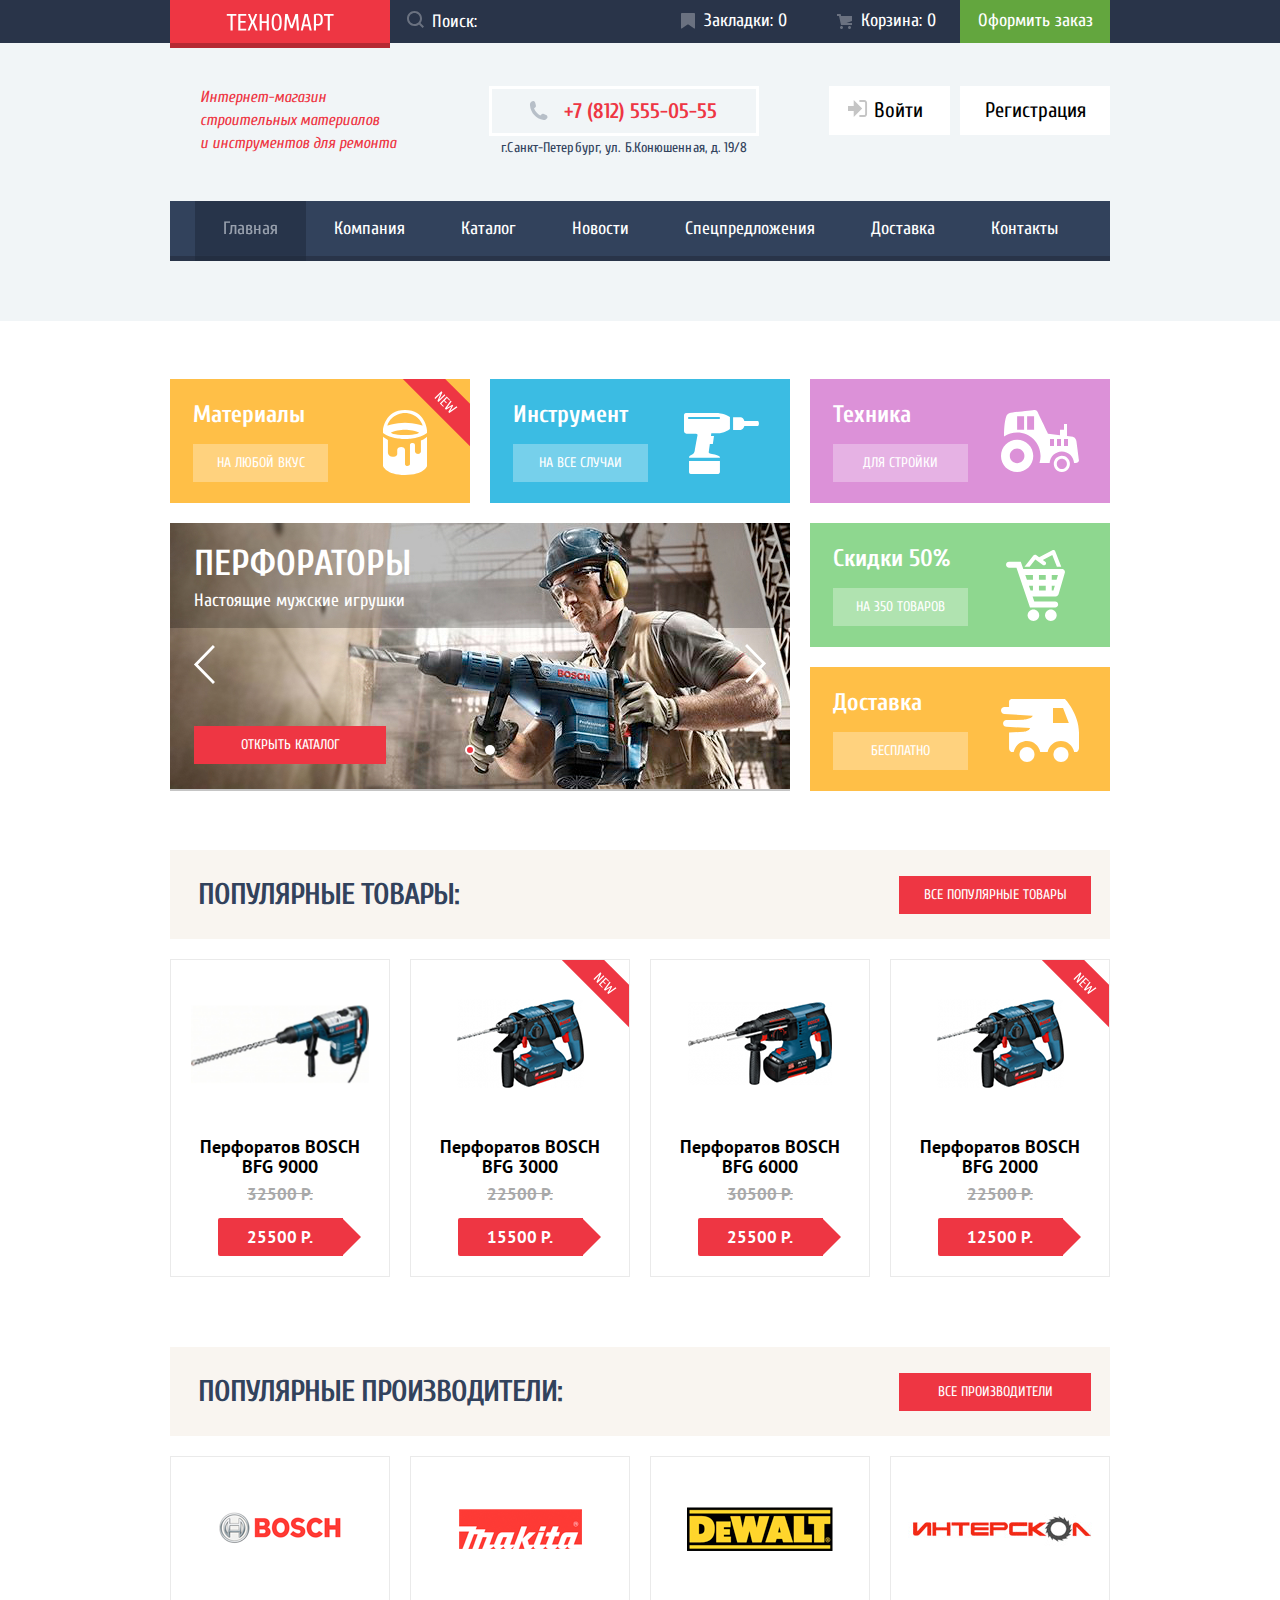
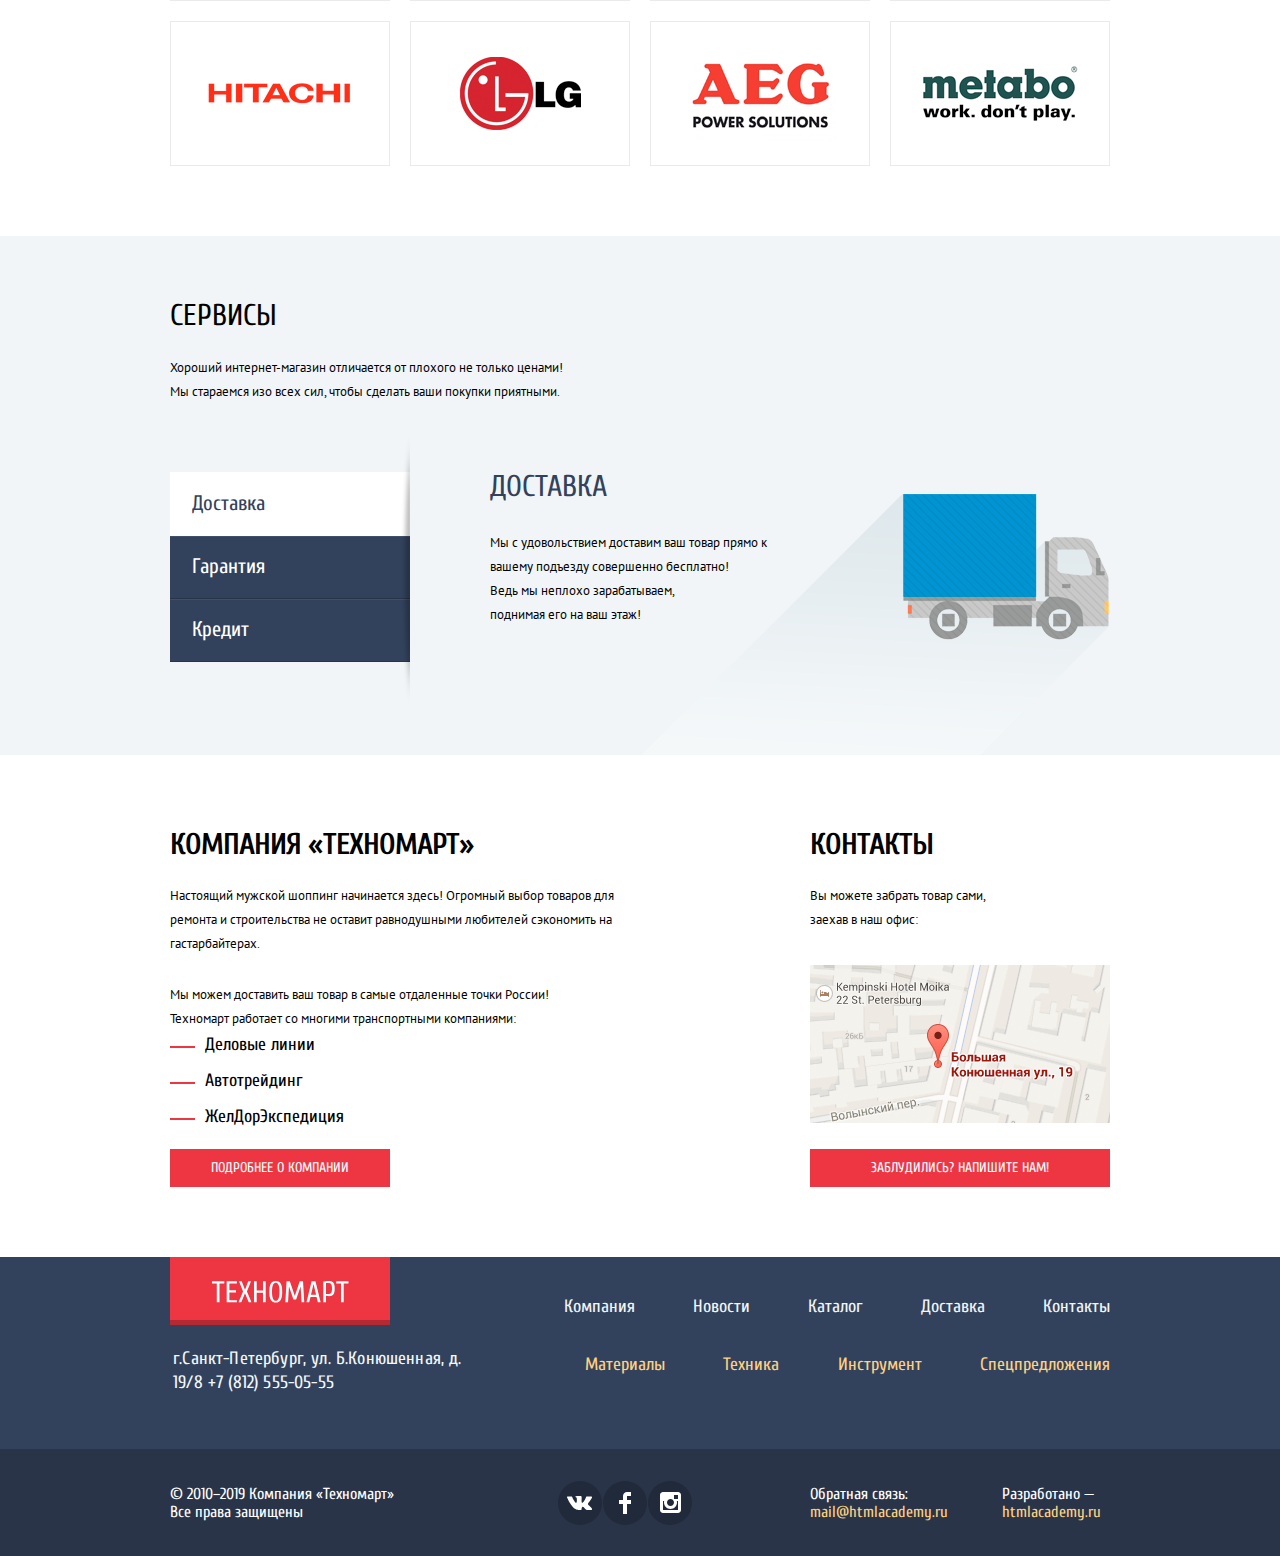
<file: index.html>
<!DOCTYPE html>
<html class="page" lang="ru">
  <head>
    <meta charset="utf-8" />
    <title>HTML Academy: Техномарт</title>
    <link rel="icon" href="favicon.ico" />
    <link rel="icon" href="img/icons/icon.svg" type="image/svg+xml" />
    <link rel="apple-touch-icon" href="img/icons/180.png" />
    <link rel="manifest" href="manifest.webmanifest" />
    <link rel="stylesheet" href="css/normalize.css" />
    <link href="css/style.min.css" rel="stylesheet" />
    <link
      href="https://fonts.googleapis.com/css2?family=Cuprum:ital,wght@0,400;0,700;1,400&display=swap"
      rel="stylesheet"
    />
    <link
      href="https://fonts.googleapis.com/css2?family=PT+Sans&display=swap"
      rel="stylesheet"
    />
  </head>

  <body class="page-body">
    <header class="main-header">
      <div class="main-header-bar">
        <div class="container">
          <div class="header-container">
            <a class="main-header-logo"
              ><img
                src="img/logo-technomart.svg "
                width="108"
                height="18"
                alt="Логотоп Technomart"
            /></a>
            <form
              class="form-search"
              action="https://echo.htmlacademy.ru"
              method="get"
            >
              <input
                class="search-input"
                type="search"
                id="search"
                placeholder="Поиск:"
              />
              <label for="search" class="search-label"
                ><svg
                  width="17"
                  height="17"
                  viewBox="0 0 17 17"
                  xmlns="http://www.w3.org/2000/svg"
                >
                  <path
                    fill-rule="evenodd"
                    clip-rule="evenodd"
                    d="M13.458 12.044L17 15.586L15.586 17L12.044 13.458C10.782 14.421 9.21 15 7.5 15C3.35786 15 0 11.6421 0 7.5C0 3.35786 3.35786 0 7.5 0C11.6421 0 15 3.35786 15 7.5C15.0001 9.14309 14.4581 10.7403 13.458 12.044ZM7.5 2C4.467 2 2 4.467 2 7.5C2.00331 10.5362 4.4638 12.9967 7.5 13C10.532 13 13 10.532 13 7.5C13 4.467 10.532 2 7.5 2Z"
                  />
                </svg>
              </label>
            </form>
            <div class="user-menu">
              <a class="user-menu-item bookmark" href="#">Закладки: 0</a>
              <a class="user-menu-item cart" href="#">Корзина: 0</a>
              <a class="user-menu-item order" href="#">Оформить заказ</a>
            </div>
          </div>
        </div>
      </div>

      <section class="intro">
        <div class="container">
          <div class="intro-container">
            <h1 class="visually-hidden">
              Интернет-магазин строительных материалов и инструментов для
              ремонта
            </h1>
            <p class="description">
              <span>Интернет-магазин строительных материалов</span> и
              инструментов для ремонта
            </p>
            <div class="header-contacts">
              <p class="phone">
                <a href="tel:+78125550555"
                  ><span class="phone-number">+7 (812) 555-05-55</span></a
                >
              </p>
              <p class="adress">г.Санкт-Петербург, ул. Б.Конюшенная, д. 19/8</p>
            </div>
            <div class="authorization">
              <a class="login" href="#"
                ><svg
                  width="20"
                  height="17"
                  viewBox="0 0 20 17"
                  xmlns="http://www.w3.org/2000/svg"
                >
                  <path
                    d="M14.1667 8.5L5.71429 0V6H0V11H5.71429V17L14.1667 8.5Z"
                  />
                  <path
                    d="M16.177 15.01H11.3894V17H16.177C18.2513 17 19.038 15.19 19.0618 13.974V3.028C19.038 1.811 18.2513 0 16.177 0H11.3894V1.99H16.177C16.9761 1.99 17.1218 2.671 17.1389 3.047V13.951C17.1227 14.327 16.9761 15.01 16.177 15.01Z"
                  />
                </svg>
                Войти</a
              >
              <a class="registration" href="#">Регистрация</a>
            </div>
          </div>
        </div>
      </section>

      <nav class="main-navigation">
        <div class="container">
          <ul class="main-navigation-list">
            <li class="main-navigation-item"><a class="current">Главная</a></li>
            <li class="main-navigation-item"><a href="#">Компания</a></li>
            <li class="main-navigation-item">
              <a href="catalog.html">Каталог</a>
            </li>
            <li class="main-navigation-item"><a href="#">Новости</a></li>
            <li class="main-navigation-item">
              <a href="#">Спецпредложения</a>
            </li>
            <li class="main-navigation-item"><a href="#">Доставка</a></li>
            <li class="main-navigation-item"><a href="#">Контакты</a></li>
          </ul>
        </div>
      </nav>
    </header>

    <main class="page-main">
      <section class="promoblock">
        <div class="container">
          <h2 class="visually-hidden">Промо-блок</h2>
          <ul class="promoblock-list">
            <li class="promoblock-item new">
              <h3>Материалы</h3>
              <a class="promo_button" href="#">На любой вкус</a>
            </li>
            <li class="promoblock-item">
              <h3>Инструмент</h3>
              <a class="promo_button" href="#">На все случаи</a>
            </li>
            <li class="promoblock-item">
              <h3>Техника</h3>
              <a class="promo_button" href="#">Для стройки</a>
            </li>

            <li class="promoblock-item promo-slider promo-slide-1">
              <ul class="slider-list">
                <li class="slider-item slide-current">
                  <h3 class="slide-title">Перфораторы</h3>
                  <p>Настоящие мужские игрушки</p>
                </li>
                <li class="slider-item">
                  <h3 class="slide-title">Дрели</h3>
                  <p>Соседям на радость</p>
                </li>
              </ul>
              <button
                type="button"
                class="slide-toggle toggle-back"
                aria-label="Назад"
              ></button>
              <button
                type="button"
                class="slide-toggle toggle-ahead"
                aria-label="Вперед"
              ></button>
              <div class="slider-controls">
                <button
                  type="button"
                  class="slide-marker current"
                  aria-label="Первый слайд"
                ></button>
                <button
                  type="button"
                  class="slide-marker"
                  aria-label="Второй слайд"
                ></button>
              </div>

              <a class="button" href="catalog.html">Открыть каталог</a>
            </li>
            <li class="promoblock-item">
              <h3>Скидки 50%</h3>
              <a class="promo_button" href="#">На 350 товаров</a>
            </li>
            <li class="promoblock-item">
              <h3>Доставка</h3>
              <a class="promo_button" href="#">Бесплатно</a>
            </li>
          </ul>
        </div>
      </section>

      <section class="popular-goods">
        <div class="container">
          <div class="heading">
            <h2>Популярные товары:</h2>
            <a href="#" class="button">Все популярные товары</a>
          </div>
          <ul class="popular-list">
            <li class="popular-item" tabindex="0">
              <p class="popular-item-image">
                <img
                  src="img/bosch_bfg_9000.png"
                  alt="Перфоратор BOSCH BFG 9000"
                  width="184"
                  height="164"
                />
              </p>
              <div class="item-buttons">
                <a class="button-buy">Купить</a>
                <a class="button-bookmark">В закладки</a>
              </div>
              <h3>Перфоратов BOSCH BFG 9000</h3>
              <span class="old-price">32500 Р.</span>
              <span class="price">25500 P.</span>
            </li>
            <li class="popular-item new" tabindex="0">
              <p class="popular-item-image">
                <img
                  src="img/bosch_bfg_3000.png"
                  alt="Перфоратор BOSCH BFG 3000"
                  width="127"
                  height="112"
                />
              </p>
              <h3>Перфоратов BOSCH BFG 3000</h3>
              <span class="old-price">22500 Р.</span>
              <span class="price">15500 P.</span>
              <div class="item-buttons">
                <a class="button-buy">Купить</a>
                <a class="button-bookmark"> В закладки </a>
              </div>
            </li>
            <li class="popular-item" tabindex="0">
              <p class="popular-item-image">
                <img
                  src="img/bosch_bfg_6000.png"
                  alt="Перфоратор BOSCH BFG 6000"
                  width="144"
                  height="128"
                />
              </p>
              <h3>Перфоратов BOSCH BFG 6000</h3>
              <span class="old-price">30500 Р.</span>
              <span class="price">25500 P.</span>
              <div class="item-buttons">
                <a class="button-buy">Купить</a>
                <a class="button-bookmark"> В закладки </a>
              </div>
            </li>
            <li class="popular-item new" tabindex="0">
              <p class="popular-item-image">
                <img
                  src="img/bosch_bfg_2000.png"
                  alt="Перфоратор BOSCH BFG 2000"
                  width="127"
                  height="112"
                />
              </p>
              <h3>Перфоратов BOSCH BFG 2000</h3>
              <span class="old-price">22500 Р.</span>
              <span class="price">12500 P.</span>
              <div class="item-buttons">
                <a class="button-buy">Купить</a>
                <a class="button-bookmark"> В закладки </a>
              </div>
            </li>
          </ul>
        </div>
      </section>

      <section class="popular-manufacturers">
        <div class="container">
          <div class="heading">
            <h2>Популярные производители:</h2>
            <a href="#" class="button">Все производители</a>
          </div>
          <div class="popular-manufacturers-list">
            <a class="popular-manufacturers-item" href="#">
              <img
                src="img/logo-producer/brand-bosch.png"
                width="126"
                height="37"
                alt="BOSCH"
              />
            </a>
            <a class="popular-manufacturers-item" href="#">
              <img
                src="img/logo-producer/brand-makita.png"
                width="123"
                height="40"
                alt="Makita"
              />
            </a>
            <a class="popular-manufacturers-item" href="#">
              <img
                src="img/logo-producer/brand-dewalt.png"
                width="146"
                height="44"
                alt="DeWALT"
              />
            </a>
            <a class="popular-manufacturers-item" href="#">
              <img
                src="img/logo-producer/brand-interscol.png"
                width="200"
                height="76"
                alt="ИНТЕРСКОЛ"
              />
            </a>
            <a class="popular-manufacturers-item" href="#">
              <img
                src="img/logo-producer/brand-hitachi.png"
                width="169"
                height="31"
                alt="HITACHI"
              />
            </a>
            <a class="popular-manufacturers-item" href="#">
              <img
                src="img/logo-producer/brand-lg.png"
                width="121"
                height="73"
                alt="LG"
              />
            </a>
            <a class="popular-manufacturers-item" href="#">
              <img
                src="img/logo-producer/brand-aeg.png"
                width="151"
                height="96"
                alt="AEG"
              />
            </a>
            <a class="popular-manufacturers-item" href="#">
              <img
                src="img/logo-producer/brand-metabo.png"
                width="204"
                height="69"
                alt="metabo"
              />
            </a>
          </div>
        </div>
      </section>

      <section class="services">
        <div class="container">
          <div class="services-container">
            <h2>Сервисы</h2>
            <p class="services-description">
              Хороший интернет-магазин отличается от плохого не только ценами!
              Мы стараемся изо всех сил, чтобы сделать ваши покупки приятными.
            </p>

            <div class="services-slider">
              <ul class="services-controls">
                <li class="controls-item selected" tabindex="0">Доставка</li>
                <li class="controls-item" tabindex="0">Гарантия</li>
                <li class="controls-item" tabindex="0">Кредит</li>
              </ul>

              <ul class="services-list">
                <li class="services-item slide-1 slide-active">
                  <h3>Доставка</h3>
                  <p>
                    Мы с удовольствием доставим ваш товар прямо к вашему
                    подъезду совершенно бесплатно!
                  </p>
                  <p>Ведь мы неплохо зарабатываем, поднимая его на ваш этаж!</p>
                </li>
                <li class="services-item slide-2">
                  <h3>Гарантия</h3>
                  <p>
                    Если купленный у нас товар поломается или заискрит, а также
                    в случае пожара, спровоцированного его возгоранием, вы
                    всегда можете быть уверены в нашей гарантии. Мы обменяем
                    сгоревший товар на новый. Дом уж восстановите как-нибудь
                    сами.
                  </p>
                </li>
                <li class="services-item slide-3">
                  <h3>Кредит</h3>
                  <p>Залезть в долговую яму стало проще!</p>
                  <p>Кредитные консультанты придут вам на помощь.</p>
                  <a href="#" class="button">Отправить заявку</a>
                </li>
              </ul>
            </div>
          </div>
        </div>
      </section>

      <section class="about-company">
        <div class="container">
          <div class="about-company-container">
            <div class="technomart-description">
              <h2>Компания &laquo;Техномарт&raquo;</h2>
              <p>
                Настоящий мужской шоппинг начинается здесь! Огромный выбор
                товаров для ремонта и строительства не оставит равнодушными
                любителей сэкономить на гастарбайтерах.
              </p>
              <p>
                Мы можем доставить ваш товар в самые отдаленные точки России!
                Техномарт работает со многими транспортными компаниями:
              </p>
              <ul class="delivery-list">
                <li class="delivery-item">Деловые линии</li>
                <li class="delivery-item">Автотрейдинг</li>
                <li class="delivery-item">ЖелДорЭкспедиция</li>
              </ul>
              <a class="more-detailes button" href="#">Подробнее о компании</a>
            </div>

            <div class="contacts">
              <h2>Контакты</h2>
              <p>Вы можете забрать товар сами, заехав в наш офис:</p>
              <a class="mini-map">
                <img
                  src="img/mini-map.png"
                  width="300"
                  height="158"
                  alt="Миникарта"
                />
              </a>
              <a class="write-us button"> Заблудились? Напишите нам! </a>
            </div>
          </div>
        </div>
      </section>
    </main>

    <footer class="page-footer">
      <div class="top-footer">
        <div class="container">
          <div class="top-footer-container">
            <div class="footer-menu">
              <a href="#" class="main-footer-logo"
                ><img
                  src="img/logo-technomart.svg "
                  width="138"
                  height="23"
                  alt="Логотоп Technomart"
              /></a>
              <ul class="footer-menu-list">
                <li class="footer-menu-item"><a href="#">Компания</a></li>
                <li class="footer-menu-item"><a href="#">Новости</a></li>
                <li class="footer-menu-item">
                  <a href="catalog.html">Каталог</a>
                </li>
                <li class="footer-menu-item"><a href="#">Доставка</a></li>
                <li class="footer-menu-item"><a href="#">Контакты</a></li>
              </ul>
            </div>

            <div class="footer-submenu">
              <p class="footer-contacts">
                г.Санкт-Петербург, ул. Б.Конюшенная, д. 19/8
                <a href="tel:+78125550555">+7 (812) 555-05-55</a>
              </p>

              <ul class="footer-submenu-list">
                <li class="footer-submenu-item"><a href="#">Материалы</a></li>
                <li class="footer-submenu-item"><a href="#">Техника</a></li>
                <li class="footer-submenu-item"><a href="#">Инструмент</a></li>
                <li class="footer-submenu-item">
                  <a href="#">Спецпредложения</a>
                </li>
              </ul>
            </div>
          </div>
        </div>
      </div>

      <div class="bottom-footer">
        <div class="container">
          <div class="bottom-footer-container">
            <p class="copyright">
              &copy; 2010–2019 Компания «Техномарт» Все права защищены
            </p>

            <section class="footer-social">
              <h2 class="visually-hidden">Давайте дружить!</h2>
              <ul class="social-list">
                <li>
                  <a class="social-button vkontakte" href="#">
                    <span class="visually-hidden">Вконтакте</span>
                  </a>
                </li>
                <li>
                  <a class="social-button facebook" href="#">
                    <span class="visually-hidden">Фейсбук</span>
                  </a>
                </li>
                <li>
                  <a class="social-button instagram" href="#">
                    <span class="visually-hidden">Инстаграм</span>
                  </a>
                </li>
              </ul>
            </section>

            <div class="feedback">
              <p class="feedback-email">
                Обратная связь:
                <a href="mailto:mail@htmlacademy.ru">mail@htmlacademy.ru</a>
              </p>
              <p class="feedback-site">
                Разработано &mdash;
                <a href="https://htmlacademy.ru/intensive/htmlcss"
                  >htmlacademy.ru</a
                >
              </p>
            </div>
          </div>
        </div>
      </div>
    </footer>

    <section class="modal modal-feedback">
      <h2 class="visually-hidden">Форма обратной связи</h2>
      <button class="modal-close" type="button" aria-label="Закрыть"></button>

      <form
        class="feedback-form"
        action="https://echo.htmlacademy.ru"
        method="post"
      >
        <div class="appointment">
          <p>
            <label for="appointment-name">Ваше имя:</label>
            <input
              type="text"
              id="appointment-name"
              name="user-name"
              placeholder="Имя Фамилия"
            />
          </p>
          <p>
            <label for="appointment-email">Ваш e-mail:</label>
            <input
              type="email"
              id="appointment-email"
              name="user-email"
              placeholder="email@example.com"
            />
          </p>
          <p>
            <label for="letter">Текст письма:</label>
            <textarea
              id="letter"
              placeholder="В свободной форме"
              name="letter-content"
            ></textarea>
          </p>
        </div>

        <div class="feedback-buttons">
          <button class="button" type="submit">Отправить</button>
        </div>
      </form>
    </section>

    <section class="modal modal-map">
      <h2 class="visually-hidden">Карта</h2>
      <button class="modal-close" type="button" aria-label="Закрыть"></button>
      <iframe
        src="https://www.google.com/maps/embed?pb=!1m18!1m12!1m3!1d1998.6036253002735!2d30.320858715590237!3d59.938719169054785!2m3!1f0!2f0!3f0!3m2!1i1024!2i768!4f13.1!3m3!1m2!1s0x4696310fca145cc1%3A0x42b32648d8238007!2z0JHQvtC70YzRiNCw0Y8g0JrQvtC90Y7RiNC10L3QvdCw0Y8g0YPQuy4sIDE5LzgsINCh0LDQvdC60YIt0J_QtdGC0LXRgNCx0YPRgNCzLCAxOTExODY!5e0!3m2!1sru!2sru!4v1615377200461!5m2!1sru!2sru"
        title="Офис компании по адресу г.Санкт-Петербург, ул. Б.Конюшенная, д. 19/8"
        width="940"
        height="442"
        allowfullscreen
      ></iframe>
    </section>

    <section class="modal modal-order">
      <div class="order-message">
        <h2>Товар добавлен в корзину</h2>
        <button class="modal-close" type="button" aria-label="Закрыть"></button>
      </div>

      <div class="order-buttons">
        <a class="button" href="#">Оформить заказ</a>
        <button type="button" class="continue">Продолжить покупки</button>
      </div>
    </section>

    <script src="js/writeus.min.js"></script>
    <script src="js/map.min.js"></script>
    <script src="js/bookmark.min.js"></script>
  </body>
</html>
</file>
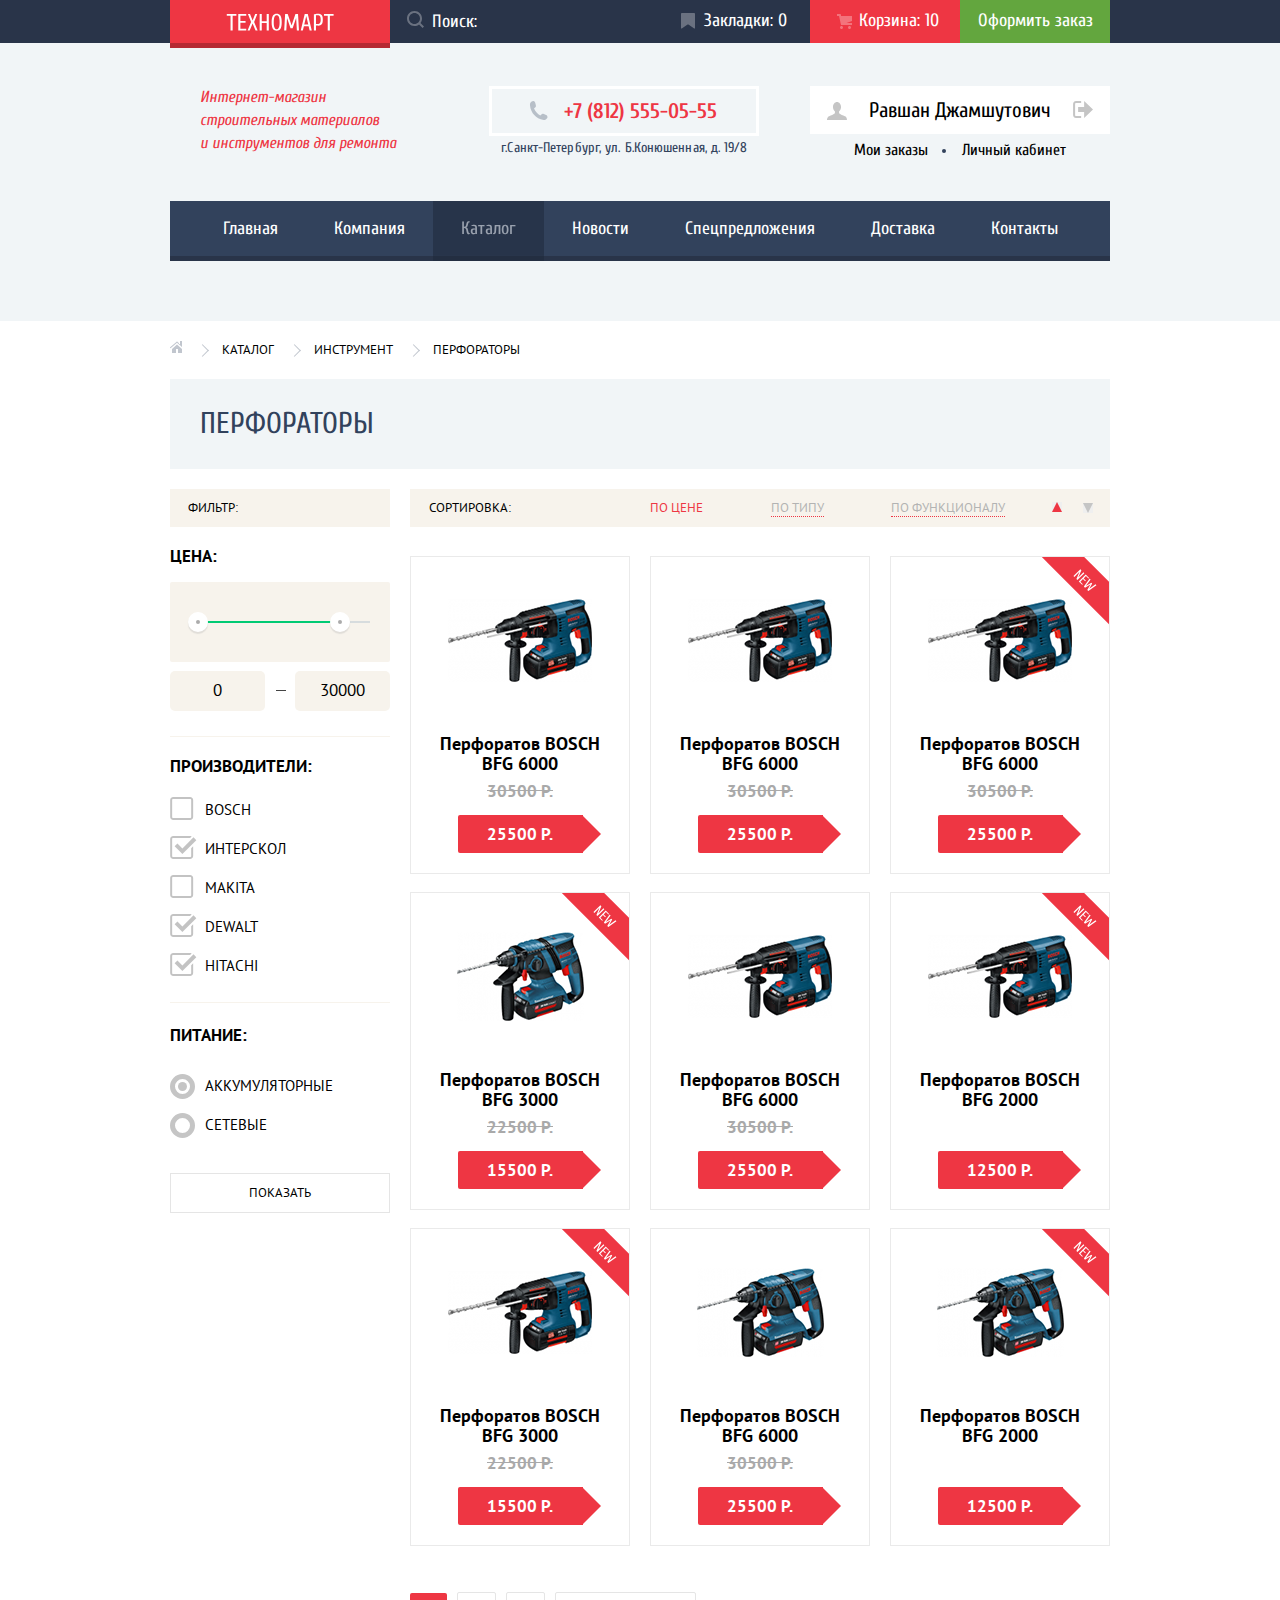
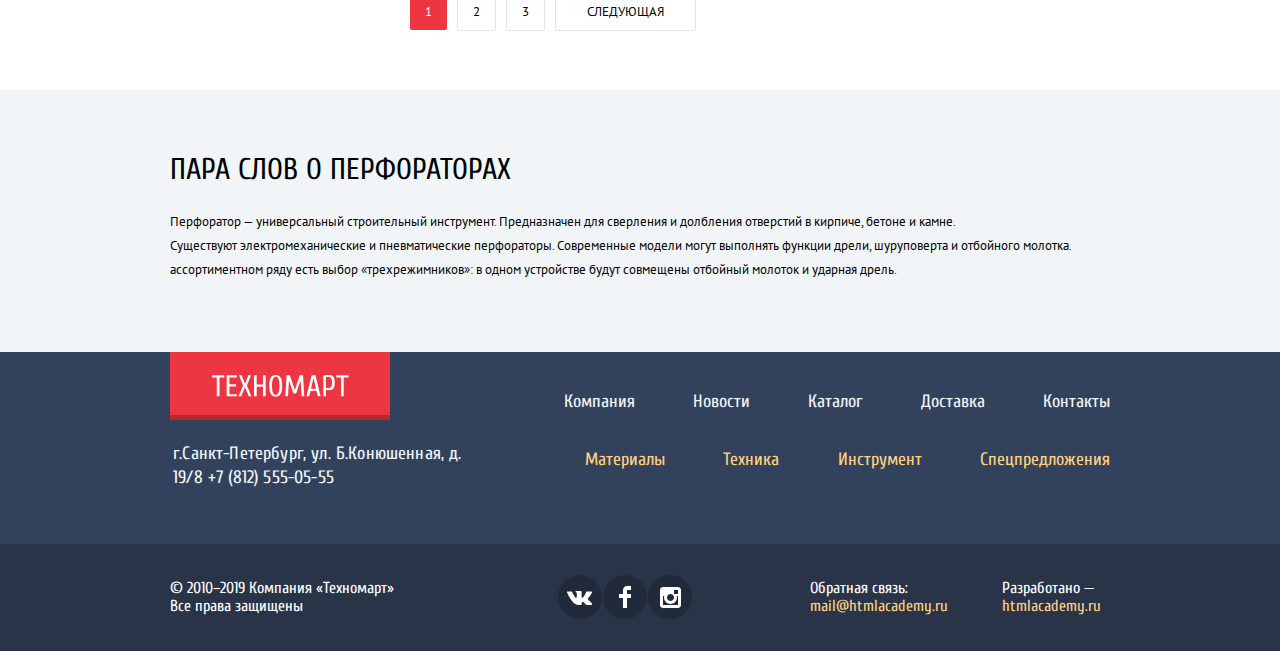
<file: catalog.html>
<!DOCTYPE html>
<html lang="ru">
  <head>
    <meta charset="utf-8" />
    <title>HTML Academy: Техномарт</title>
    <link rel="icon" href="favicon.ico" />
    <link rel="icon" href="img/icons/icon.svg" type="image/svg+xml" />
    <link rel="apple-touch-icon" href="img/icons/180.png" />
    <link rel="manifest" href="manifest.webmanifest" />
    <link rel="stylesheet" href="css/normalize.css" />
    <link href="css/style.min.css" rel="stylesheet" />
    <link
      href="https://fonts.googleapis.com/css2?family=Cuprum:ital,wght@0,400;0,700;1,400&display=swap"
      rel="stylesheet"
    />
    <link
      href="https://fonts.googleapis.com/css2?family=PT+Sans&display=swap"
      rel="stylesheet"
    />
  </head>
  <body class="page-catalog">
    <header class="main-header">
      <div class="main-header-bar">
        <div class="container">
          <div class="header-container">
            <a href="index.html" class="main-header-logo"
              ><img
                src="img/logo-technomart.svg "
                width="108"
                height="18"
                alt="Логотоп Technomart"
            /></a>
            <form
              class="form-search"
              action="https://echo.htmlacademy.ru"
              method="get"
            >
              <input
                class="search-input"
                type="search"
                id="search"
                placeholder="Поиск:"
              />
              <label class="search-label" for="search">
                <svg
                  width="17"
                  height="17"
                  viewBox="0 0 17 17"
                  xmlns="http://www.w3.org/2000/svg"
                >
                  <path
                    fill-rule="evenodd"
                    clip-rule="evenodd"
                    d="M13.458 12.044L17 15.586L15.586 17L12.044 13.458C10.782 14.421 9.21 15 7.5 15C3.35786 15 0 11.6421 0 7.5C0 3.35786 3.35786 0 7.5 0C11.6421 0 15 3.35786 15 7.5C15.0001 9.14309 14.4581 10.7403 13.458 12.044ZM7.5 2C4.467 2 2 4.467 2 7.5C2.00331 10.5362 4.4638 12.9967 7.5 13C10.532 13 13 10.532 13 7.5C13 4.467 10.532 2 7.5 2Z"
                  />
                </svg>
              </label>
            </form>
            <div class="user-menu">
              <a class="user-menu-item bookmark" href="#">Закладки: 0</a>
              <a class="user-menu-item cart cart-active" href="#"
                >Корзина: 10</a
              >
              <a class="user-menu-item order" href="#">Оформить заказ</a>
            </div>
          </div>
        </div>
      </div>

      <section class="intro">
        <div class="container">
          <div class="intro-container">
            <h1 class="visually-hidden">
              Интернет-магазин строительных материалов и инструментов для
              ремонта
            </h1>
            <p class="description">
              <span>Интернет-магазин строительных материалов</span> и
              инструментов для ремонта
            </p>
            <div class="header-contacts">
              <p class="phone">
                <a href="tel:+78125550555"
                  ><span class="phone-number">+7 (812) 555-05-55</span></a
                >
              </p>
              <p class="adress">г.Санкт-Петербург, ул. Б.Конюшенная, д. 19/8</p>
            </div>
            <div class="user-authorization">
              <p class="user-info">
                <a href="#" class="user-profile">
                  <svg
                    width="20"
                    height="18"
                    viewBox="0 0 20 18"
                    xmlns="http://www.w3.org/2000/svg"
                  >
                    <path
                      d="M17.881 14.166C15.737 13.431 13.625 12.5 12.674 11.776C12.017 11.275 11.904 10.158 12.157 9.361C13.275 8.458 14.021 6.884 14.021 5.083C14.021 2.276 12.221 0 10 0C7.77902 0 5.97901 2.276 5.97901 5.083C5.97901 6.884 6.72501 8.457 7.84201 9.36C8.09501 10.158 7.98302 11.275 7.32502 11.776C6.37502 12.5 4.26201 13.43 2.11801 14.166C-0.0259852 14.902 1.48343e-05 18 1.48343e-05 18H20C20 18 20.025 14.901 17.881 14.166Z"
                    />
                  </svg>
                  <span class="user-name">Равшан Джамшутович</span>
                </a>
                <a href="#" class="user-logout">
                  <svg
                    width="20"
                    height="17"
                    viewBox="0 0 20 17"
                    xmlns="http://www.w3.org/2000/svg"
                  >
                    <path d="M20 8.5L11.125 0V6H5.125V11H11.125V17L20 8.5Z" />
                    <path
                      d="M2.10591 13.952V3.048C2.12391 2.672 2.27691 1.991 3.11591 1.991H8.14291V0H3.11591C0.937914 0 0.111914 1.81 0.0869141 3.027V13.973C0.111914 15.189 0.937914 17 3.11591 17H8.14291V15.01H3.11591C2.27691 15.01 2.12391 14.327 2.10591 13.952Z"
                    />
                  </svg>
                </a>
              </p>
              <p class="user-account">
                <a href="#">Мои заказы</a>
                <a href="#">Личный кабинет</a>
              </p>
            </div>
          </div>
        </div>
      </section>

      <nav class="main-navigation">
        <div class="container">
          <ul class="main-navigation-list">
            <li class="main-navigation-item">
              <a href="index.html">Главная</a>
            </li>
            <li class="main-navigation-item"><a href="#">Компания</a></li>
            <li class="main-navigation-item"><a class="current">Каталог</a></li>
            <li class="main-navigation-item"><a href="#">Новости</a></li>
            <li class="main-navigation-item">
              <a href="#">Спецпредложения</a>
            </li>
            <li class="main-navigation-item"><a href="#">Доставка</a></li>
            <li class="main-navigation-item"><a href="#">Контакты</a></li>
          </ul>
        </div>
      </nav>
    </header>

    <main class="main-catalog">
      <div class="container">
        <ul class="broadcrumbs-list">
          <li>
            <a href="index.html" class="home"
              ><span class="visually-hidden">Главная</span>
            </a>
          </li>
          <li><a href="catalog.html">Каталог</a></li>
          <li><a href="#">Инструмент</a></li>
          <li>Перфораторы</li>
        </ul>
        <h1 class="page-title">Перфораторы</h1>
      </div>

      <div class="catalog">
        <div class="container">
          <div class="catalog-container">
            <section class="filter">
              <h2 class="filter-title">Фильтр:</h2>
              <form
                class="filter-form"
                method="get"
                action="https://echo.htmlacademy.ru"
              >
                <fieldset class="filter-item">
                  <legend>Цена:</legend>
                  <div class="range-filter">
                    <div class="range-controls">
                      <div class="scale">
                        <div class="bar"></div>
                      </div>
                      <div class="toggle toggle-min">
                        <span class="visually-hidden">Минильная цена</span>
                      </div>
                      <div class="toggle toggle-max">
                        <span class="visually-hidden">Максимальная цена</span>
                      </div>
                    </div>
                    <div class="price-controls">
                      <label class="min-price">
                        <input type="number" name="min-price" value="0" />
                      </label>
                      <label class="max-price">
                        <input type="number" name="max-price" value="30000" />
                      </label>
                    </div>
                  </div>
                </fieldset>

                <fieldset class="manufacturers-list">
                  <legend>Производители:</legend>
                  <ul>
                    <li>
                      <input
                        class="visually-hidden filter-input-checkbox filter-input"
                        type="checkbox"
                        name="bosh"
                        id="filter-bosch"
                        checked
                      />
                      <label for="filter-bosch">Bosch</label>
                    </li>
                    <li>
                      <input
                        class="visually-hidden filter-input-checkbox filter-input"
                        type="checkbox"
                        name="interscol"
                        id="filter-interscol"
                      />
                      <label for="filter-interscol">Интерскол</label>
                    </li>
                    <li>
                      <input
                        class="visually-hidden filter-input-checkbox filter-input"
                        type="checkbox"
                        name="makita"
                        id="filter-makita"
                        checked
                      />
                      <label for="filter-makita">Makita</label>
                    </li>
                    <li>
                      <input
                        class="visually-hidden filter-input-checkbox filter-input"
                        type="checkbox"
                        name="dewalt"
                        id="filter-dewalt"
                      />
                      <label for="filter-dewalt">Dewalt</label>
                    </li>
                    <li>
                      <input
                        class="visually-hidden filter-input-checkbox filter-input"
                        type="checkbox"
                        name="hitachi"
                        id="filter-hitachi"
                      />
                      <label for="filter-hitachi">Hitachi</label>
                    </li>
                  </ul>
                </fieldset>

                <fieldset class="powersupply-list">
                  <legend>Питание:</legend>
                  <ul>
                    <li>
                      <input
                        class="visually-hidden filter-input-radio filter-input"
                        type="radio"
                        name="powersupply"
                        id="powersupply-battery"
                        checked
                      />
                      <label for="powersupply-battery">Аккумуляторные</label>
                    </li>
                    <li>
                      <input
                        class="visually-hidden filter-input-radio filter-input"
                        type="radio"
                        name="powersupply"
                        id="powersupply-network"
                      />
                      <label for="powersupply-network">Сетевые</label>
                    </li>
                  </ul>
                </fieldset>
                <button type="submit" class="filter-button">Показать</button>
              </form>
            </section>

            <section class="sorting-goods">
              <div class="sorting">
                <h2>Сортировка:</h2>
                <ul class="sorting-list">
                  <li>
                    <a href="#" class="sort-type active">По цене</a>
                  </li>
                  <li>
                    <a href="#" class="sort-type">По типу</a>
                  </li>
                  <li>
                    <a href="#" class="sort-type">По функционалу</a>
                  </li>
                </ul>
                <button class="sorting-button button-up active">
                  <span class="visually-hidden">От меньшего к большему</span>
                </button>
                <button class="sorting-button button-down">
                  <span class="visually-hidden">От большего к меньшему</span>
                </button>
              </div>

              <ul class="goods-list">
                <li class="goods-item" tabindex="0">
                  <p class="goods-item-image">
                    <img
                      src="img/bosch_bfg_6000.png"
                      alt="Перфоратор BOSCH BFG 6000"
                      width="144"
                      height="128"
                    />
                  </p>
                  <h3>Перфоратов BOSCH BFG 6000</h3>
                  <span class="old-price">30500 Р.</span>
                  <span class="price">25500 P.</span>
                  <div class="item-buttons">
                    <a class="button-buy">Купить</a>
                    <a class="button-bookmark"> В закладки </a>
                  </div>
                </li>
                <li class="goods-item" tabindex="0">
                  <p class="goods-item-image">
                    <img
                      src="img/bosch_bfg_6000.png"
                      alt="Перфоратор BOSCH BFG 6000"
                      width="144"
                      height="128"
                    />
                  </p>
                  <h3>Перфоратов BOSCH BFG 6000</h3>
                  <span class="old-price">30500 Р.</span>
                  <span class="price">25500 P.</span>
                  <div class="item-buttons">
                    <a class="button-buy">Купить</a>
                    <a class="button-bookmark"> В закладки </a>
                  </div>
                </li>
                <li class="goods-item new" tabindex="0">
                  <p class="goods-item-image">
                    <img
                      src="img/bosch_bfg_6000.png"
                      alt="Перфоратор BOSCH BFG 6000"
                      width="144"
                      height="128"
                    />
                  </p>
                  <h3>Перфоратов BOSCH BFG 6000</h3>
                  <span class="old-price">30500 Р.</span>
                  <span class="price">25500 P.</span>
                  <div class="item-buttons">
                    <a class="button-buy">Купить</a>
                    <a class="button-bookmark"> В закладки </a>
                  </div>
                </li>
                <li class="goods-item new" tabindex="0">
                  <p class="goods-item-image">
                    <img
                      src="img/bosch_bfg_3000.png"
                      alt="Перфоратор BOSCH BFG 3000"
                      width="127"
                      height="112"
                    />
                  </p>
                  <h3>Перфоратов BOSCH BFG 3000</h3>
                  <span class="old-price">22500 Р.</span>
                  <span class="price">15500 P.</span>
                  <div class="item-buttons">
                    <a class="button-buy">Купить</a>
                    <a class="button-bookmark"> В закладки </a>
                  </div>
                </li>
                <li class="goods-item" tabindex="0">
                  <p class="goods-item-image">
                    <img
                      src="img/bosch_bfg_6000.png"
                      alt="Перфоратор BOSCH BFG 6000"
                      width="144"
                      height="128"
                    />
                  </p>
                  <h3>Перфоратов BOSCH BFG 6000</h3>
                  <span class="old-price">30500 Р.</span>
                  <span class="price">25500 P.</span>
                  <div class="item-buttons">
                    <a class="button-buy">Купить</a>
                    <a class="button-bookmark"> В закладки </a>
                  </div>
                </li>
                <li class="goods-item new" tabindex="0">
                  <p class="goods-item-image">
                    <img
                      src="img/bosch_bfg_6000.png"
                      alt="Перфоратор BOSCH BFG 6000"
                      width="144"
                      height="128"
                    />
                  </p>
                  <h3>Перфоратов BOSCH BFG 2000</h3>
                  <span class="price">12500 P.</span>
                  <div class="item-buttons">
                    <a class="button-buy">Купить</a>
                    <a class="button-bookmark"> В закладки </a>
                  </div>
                </li>
                <li class="goods-item new" tabindex="0">
                  <p class="goods-item-image">
                    <img
                      src="img/bosch_bfg_6000.png"
                      alt="Перфоратор BOSCH BFG 3000"
                      width="144"
                      height="128"
                    />
                  </p>
                  <h3>Перфоратов BOSCH BFG 3000</h3>
                  <span class="old-price">22500 Р.</span>
                  <span class="price">15500 P.</span>
                  <div class="item-buttons">
                    <a class="button-buy">Купить</a>
                    <a class="button-bookmark"> В закладки </a>
                  </div>
                </li>
                <li class="goods-item" tabindex="0">
                  <p class="goods-item-image">
                    <img
                      src="img/bosch_bfg_2000.png"
                      alt="Перфоратор BOSCH BFG 2000"
                      width="127"
                      height="112"
                    />
                  </p>
                  <h3>Перфоратов BOSCH BFG 6000</h3>
                  <span class="old-price">30500 Р.</span>
                  <span class="price">25500 P.</span>
                  <div class="item-buttons">
                    <a class="button-buy">Купить</a>
                    <a class="button-bookmark"> В закладки </a>
                  </div>
                </li>
                <li class="goods-item new" tabindex="0">
                  <p class="goods-item-image">
                    <img
                      src="img/bosch_bfg_2000.png"
                      alt="Перфоратор BOSCH BFG 2000"
                      width="127"
                      height="112"
                    />
                  </p>
                  <h3>Перфоратов BOSCH BFG 2000</h3>
                  <span class="price">12500 P.</span>
                  <div class="item-buttons">
                    <a class="button-buy">Купить</a>
                    <a class="button-bookmark"> В закладки </a>
                  </div>
                </li>
              </ul>

              <ul class="pagination-list">
                <li>
                  <a class="pagination-item current">1</a>
                </li>
                <li>
                  <a href="#" class="pagination-item">2</a>
                </li>
                <li>
                  <a href="#" class="pagination-item">3</a>
                </li>
                <li>
                  <a href="#" class="pagination-item next">Следующая</a>
                </li>
              </ul>
            </section>
          </div>
        </div>
      </div>

      <section class="about-perforators">
        <div class="container">
          <h2>Пара слов о перфораторах</h2>
          <p>
            Перфоратор — универсальный строительный инструмент. Предназначен для
            сверления и долбления отверстий в кирпиче, бетоне и камне.
          </p>
          <p>
            Существуют электромеханические и пневматические перфораторы.
            Современные модели могут выполнять функции дрели, шуруповерта и
            отбойного молотка.
          </p>
          <p>
            ассортиментном ряду есть выбор «трехрежимников»: в одном устройстве
            будут совмещены отбойный молоток и ударная дрель.
          </p>
        </div>
      </section>
    </main>

    <footer class="page-footer">
      <div class="top-footer">
        <div class="container">
          <div class="top-footer-container">
            <div class="footer-menu">
              <a href="#" class="main-footer-logo"
                ><img
                  src="img/logo-technomart.svg "
                  width="138"
                  height="23"
                  alt="Логотоп Technomart"
              /></a>
              <ul class="footer-menu-list">
                <li class="footer-menu-item"><a href="#">Компания</a></li>
                <li class="footer-menu-item"><a href="#">Новости</a></li>
                <li class="footer-menu-item">
                  <a href="catalog.html">Каталог</a>
                </li>
                <li class="footer-menu-item"><a href="#">Доставка</a></li>
                <li class="footer-menu-item"><a href="#">Контакты</a></li>
              </ul>
            </div>

            <div class="footer-submenu">
              <p class="footer-contacts">
                г.Санкт-Петербург, ул. Б.Конюшенная, д. 19/8
                <a href="tel:+78125550555">+7 (812) 555-05-55</a>
              </p>

              <ul class="footer-submenu-list">
                <li class="footer-submenu-item"><a href="#">Материалы</a></li>
                <li class="footer-submenu-item"><a href="#">Техника</a></li>
                <li class="footer-submenu-item"><a href="#">Инструмент</a></li>
                <li class="footer-submenu-item">
                  <a href="#">Спецпредложения</a>
                </li>
              </ul>
            </div>
          </div>
        </div>
      </div>

      <div class="bottom-footer">
        <div class="container">
          <div class="bottom-footer-container">
            <p class="copyright">
              &copy; 2010–2019 Компания «Техномарт» Все права защищены
            </p>

            <section class="footer-social">
              <h2 class="visually-hidden">Давайте дружить!</h2>
              <ul class="social-list">
                <li>
                  <a class="social-button vkontakte" href="#">
                    <span class="visually-hidden">Вконтакте</span>
                  </a>
                </li>
                <li>
                  <a class="social-button facebook" href="#">
                    <span class="visually-hidden">Фейсбук</span>
                  </a>
                </li>
                <li>
                  <a class="social-button instagram" href="#">
                    <span class="visually-hidden">Инстаграм</span>
                  </a>
                </li>
              </ul>
            </section>

            <div class="feedback">
              <p class="feedback-email">
                Обратная связь:
                <a href="mailto:mail@htmlacademy.ru">mail@htmlacademy.ru</a>
              </p>
              <p class="feedback-site">
                Разработано &mdash;
                <a href="https://htmlacademy.ru/intensive/htmlcss"
                  >htmlacademy.ru</a
                >
              </p>
            </div>
          </div>
        </div>
      </div>
    </footer>

    <section class="modal modal-order">
      <div class="order-message">
        <h2>Товар добавлен в корзину</h2>
        <button class="modal-close" type="button" aria-label="Закрыть"></button>
      </div>

      <div class="order-buttons">
        <a class="button" href="#">Оформить заказ</a>
        <button type="button" class="continue">Продолжить покупки</button>
      </div>
    </section>

    <script src="js/bookmark.min.js"></script>
  </body>
</html>
</file>
<file: css/style.min.css>
@-webkit-keyframes bounce{0%{-webkit-transform:translateY(-2000px);transform:translateY(-2000px)}70%{-webkit-transform:translateY(30px);transform:translateY(30px)}90%{-webkit-transform:translateY(-10px);transform:translateY(-10px)}to{-webkit-transform:translateY(0);transform:translateY(0)}}@keyframes bounce{0%{-webkit-transform:translateY(-2000px);transform:translateY(-2000px)}70%{-webkit-transform:translateY(30px);transform:translateY(30px)}90%{-webkit-transform:translateY(-10px);transform:translateY(-10px)}to{-webkit-transform:translateY(0);transform:translateY(0)}}@-webkit-keyframes shake{0%,to{-webkit-transform:translateX(0);transform:translateX(0)}10%,30%,50%,70%,90%{-webkit-transform:translateX(-10px);transform:translateX(-10px)}20%,40%,60%,80%{-webkit-transform:translateX(10px);transform:translateX(10px)}}@keyframes shake{0%,to{-webkit-transform:translateX(0);transform:translateX(0)}10%,30%,50%,70%,90%{-webkit-transform:translateX(-10px);transform:translateX(-10px)}20%,40%,60%,80%{-webkit-transform:translateX(10px);transform:translateX(10px)}}:root{--basic-black:#000000;--basic-red:#ee3643;--special-red:#ca2c37;--error-red:#ba2732;--basic-green:#63a63e;--special-green:#5fbb2d;--scale-green:#00ca74;--dark-green:#518534;--button-buy-shadow-green:#367315;--basic-grey:#3d546f;--light-grey:#c5c5c5;--border-grey:#eaeaea;--border-light-grey:#e5e5e5;--blue-grey:#c1c6ce;--logo-shadow:rgba(0, 0, 0, 0.24);--yellow-grey:#f7f3ec;--scale-grey:#d7dcde;--toggle-grey:#ababab;--toggle-shadow-grey:rgba(171, 171, 171, 0.3);--dark-grey:#444444;--sorting-grey:#b3b3b3;--hover-radio-grey:#b5b5b5;--grey-white:#f3f7f9;--old-price-grey:#a9a9a9;--modal-grey:#f4f4f4;--basic-white:#ffffff;--dark-white:#f9f5f0;--smoke-white:#f1f5f7;--basic-orange:#ffbf47;--light-orange:#ffd180;--night-blue:#293449;--dark-blue:#32425c;--smoke-blue:#405069;--nav-blue:#1d2739;--active-menu-item:#161d29;--active-menu-text:rgba(255, 255, 255, 0.5);--basic-blue:#3bbce3;--social-blue:#212a3a;--basic-lilac:#dc91d8;--light-green:#8ed78f;--box-shadow-item:#d9d9d9;--promo-button:rgba(255, 255, 255, 0.3);--promo-button-hover:rgba(197, 197, 197, 0.3);--promo-button-active:rgba(169, 169, 169, 0.3);--services-button-shadow:rgba(0, 0, 0, 0.25);--shadow-modal-feedback:rgba(0, 0, 0, 0.75);--shadow-modal-map:rgba(0, 0, 0, 0.15);--font-family-cuprum:Cuprum, Arial, sans-serif;--font-family-PT-Sans:"PT Sans", Arial, sans-serif}body{min-width:960px;margin:0;padding:0;font-family:var(--font-family-cuprum);font-size:18px;line-height:24px;font-weight:400;color:var(--black);background-color:var(--white);min-height:100%;display:-ms-grid;display:grid;-ms-grid-rows:-webkit-min-content 1fr -webkit-min-content;-ms-grid-rows:min-content 1fr min-content;grid-template-rows:-webkit-min-content 1fr -webkit-min-content;grid-template-rows:min-content 1fr min-content;-ms-flex-line-pack:start;align-content:start}a{text-decoration:none;color:var(--basic-black)}img{max-width:100%;height:auto}.body{height:100%;margin:0 auto}.container{margin:0 auto;max-width:940px}.main-header-bar{background-color:var(--night-blue)}.main-header{padding-bottom:60px;background-color:var(--smoke-white)}.header-container{display:-webkit-box;display:-ms-flexbox;display:flex;-webkit-box-pack:justify;-ms-flex-pack:justify;justify-content:space-between;position:relative;-webkit-box-align:center;-ms-flex-align:center;align-items:center}.main-header-logo{position:absolute;top:0;left:0;width:220px;padding-top:13px;padding-bottom:10px;text-align:center;-webkit-box-shadow:inset 0 -5px 0 var(--logo-shadow);box-shadow:inset 0 -5px 0 var(--logo-shadow);background-color:var(--basic-red)}.page-catalog .main-header-logo:active{background-color:var(--error-red)}.form-search{position:relative;margin-left:220px}.form-search .search-input{height:43px;background-color:transparent;border:0;padding-left:42px;width:270px}.form-search input::-webkit-input-placeholder{color:var(--basic-white)}.form-search input::-moz-placeholder{color:var(--basic-white)}.form-search input:-ms-input-placeholder{color:var(--basic-white)}.form-search input::-ms-input-placeholder{color:var(--basic-white)}.form-search input::placeholder{color:var(--basic-white)}.form-search .search-label{position:absolute;left:17px;top:11px;opacity:.3;fill:var(--basic-white)}.form-search:hover .search-label{opacity:1}.search-input:focus~.search-label{fill:var(--basic-red);opacity:1}.form-search .search-input:focus{background-color:var(--basic-white)}.user-menu{display:-webkit-box;display:-ms-flexbox;display:flex;min-width:450px;-webkit-box-pack:end;-ms-flex-pack:end;justify-content:flex-end}.user-menu-item{position:relative;color:var(--basic-white);text-align:center;padding:9px 0 10px;-webkit-box-sizing:border-box;box-sizing:border-box;min-width:150px}.user-menu .cart{padding-left:27px}.user-menu .bookmark{padding-left:20px}.user-menu .bookmark:active,.user-menu .cart:active{background-color:var(--active-menu-item);color:var(--active-menu-text)}.user-menu .order{background-color:var(--basic-green)}.user-menu .order:focus,.user-menu .order:hover{background-color:var(--special-green)}.user-menu .order:active{background-color:var(--basic-green);color:var(--active-menu-text)}.user-menu .cart-active,.user-menu .cart-active:active{background-color:var(--basic-red)}.user-menu .cart-active:active{color:var(--active-menu-text)}.user-menu .bookmark::before,.user-menu .cart-active::before,.user-menu .cart::before{position:absolute;content:"";width:14px;height:16px;left:21px;top:13px;background-image:url(../img/icons/icon-bookmark.svg);background-repeat:no-repeat;opacity:.3}.user-menu .cart-active::before,.user-menu .cart::before{width:15px;height:15px;left:27px;top:14px;background-image:url(../img/icons/icon-cart.svg)}.user-menu .bookmark:focus::before,.user-menu .bookmark:hover::before,.user-menu .cart-active:focus::before,.user-menu .cart-active:hover::before,.user-menu .cart:focus::before,.user-menu .cart:hover::before{opacity:1}.user-menu .bookmark:active::before,.user-menu .cart-active:active::before,.user-menu .cart:active::before{opacity:.5}.visually-hidden{position:absolute;width:1px;height:1px;margin:-1px;border:0;padding:0;white-space:nowrap;-webkit-clip-path:inset(100%);clip-path:inset(100%);clip:rect(0 0 0 0);overflow:hidden}.intro-container{display:-webkit-box;display:-ms-flexbox;display:flex;-webkit-box-pack:start;-ms-flex-pack:start;justify-content:flex-start;padding-top:43px;padding-left:30px;padding-bottom:41px}.intro .description{font-style:italic;font-weight:400;color:var(--basic-red);font-size:16px;line-height:23px;margin:0;max-width:197px}.intro .description span{margin-right:10px}.header-contacts,.header-contacts .phone,.intro-container{-webkit-box-sizing:border-box;box-sizing:border-box}.header-contacts{width:270px;margin-left:92px}.header-contacts .phone{border:3px solid var(--basic-white);position:relative;margin:0;padding:7px 0}.phone-number{color:var(--basic-red);font-weight:700;font-size:21px;line-height:30px;padding-left:72px}.header-contacts .phone::before{content:"";position:absolute;width:19px;height:19px;left:37px;top:12px;background-image:url(../img/icons/icon-phone.svg)}.header-contacts .adress{font-size:14px;line-height:24px;color:var(--dark-blue);text-align:center;margin:0;letter-spacing:.1px}.intro .authorization{display:-webkit-box;display:-ms-flexbox;display:flex;-ms-flex-item-align:start;align-self:flex-start;margin-left:auto}.authorization a{font-size:21px;line-height:21px;color:var(--basic-black);background-color:var(--basic-white);padding:14px 0}.authorization a:focus,.authorization a:hover{color:var(--basic-red)}.authorization .login{position:relative;margin-right:10px;padding-left:45px;padding-right:27px}.login svg{position:absolute;left:19px;top:14px}.login path{fill:var(--light-grey)}.login:focus path,.login:hover path,.user-info a:focus path,.user-info a:hover path{fill:var(--basic-grey)}.login:active path,.user-info a:active path,.user-logout path,.user-profile path{fill:var(--light-grey)}.authorization a:active,.user-info .user-name:active{color:var(--light-grey)}.authorization .registration{width:150px;text-align:center}.user-authorization{-ms-flex-item-align:start;align-self:flex-start;text-align:center;margin-left:auto}.user-authorization .user-info{position:relative;background-color:var(--basic-white);padding:14px 40px 10px;text-align:center;width:220px;margin:0}.user-info .user-name{font-size:21px;line-height:21px}.user-profile svg{position:absolute;left:17px;top:16px}.user-logout svg{position:absolute;right:17px;top:15px}.user-account{margin:7px 0 0;font-size:16px;line-height:18px;color:var(--dark-blue)}.user-account a:first-child{margin-right:30px;position:relative}.user-account a:focus,.user-account a:hover{color:var(--basic-red)}.user-account a:active{color:var(--light-grey)}.user-account a:not(:last-child)::before{position:absolute;right:-18px;top:8px;content:"";width:4px;height:4px;border-radius:50%;background-color:var(--dark-blue)}.main-navigation-list{background-color:var(--dark-blue);list-style:none;margin:0;padding:0;display:-webkit-box;display:-ms-flexbox;display:flex;-webkit-box-pack:center;-ms-flex-pack:center;justify-content:center;-ms-flex-wrap:wrap;flex-wrap:wrap;-webkit-box-align:center;-ms-flex-align:center;align-items:center;-webkit-box-shadow:inset 0 -5px 0 var(--night-blue);box-shadow:inset 0 -5px 0 var(--night-blue);width:100%}.main-navigation a{color:var(--basic-white);font-size:18px;line-height:24px;display:block;padding:16px 28px 20px}.main-navigation-list .current{background-color:var(--nav-blue);opacity:.5}.main-navigation-list a:not(.current):focus,.main-navigation-list a:not(.current):hover,.services-controls .controls-item:not(.selected):focus,.services-controls .controls-item:not(.selected):hover{background-color:var(--night-blue)}.main-navigation-list a:not(.current):active{background-color:var(--nav-blue);opacity:.5}.promoblock-list{list-style:none;padding:0;display:-ms-grid;display:grid;-ms-grid-columns:1fr 20px 1fr 20px 1fr;grid-template-columns:1fr 1fr 1fr;-ms-grid-rows:1fr 20px 1fr 20px 1fr;grid-template-rows:1fr 1fr 1fr;gap:20px;margin:58px 0 59px}.promoblock-list>:nth-child(1){-ms-grid-row:1;-ms-grid-column:1}.promoblock-list>:nth-child(2){-ms-grid-row:1;-ms-grid-column:3}.promoblock-list>:nth-child(3){-ms-grid-row:1;-ms-grid-column:5}.promoblock-list>:nth-child(4){-ms-grid-row:3;-ms-grid-column:1}.promoblock-list>:nth-child(5){-ms-grid-row:3;-ms-grid-column:3}.promoblock-list>:nth-child(6){-ms-grid-row:3;-ms-grid-column:5}.promoblock-list>:nth-child(7){-ms-grid-row:5;-ms-grid-column:1}.promoblock-list>:nth-child(8){-ms-grid-row:5;-ms-grid-column:3}.promoblock-list>:nth-child(9){-ms-grid-row:5;-ms-grid-column:5}.promoblock-item h3{color:var(--basic-white);font-size:24px;line-height:30px;margin:0 0 14px}.promoblock-item{-webkit-box-sizing:border-box;box-sizing:border-box;display:block;padding-top:21px;padding-left:23px;padding-bottom:21px}.promoblock-item .promo_button{display:block;width:135px;text-align:center;padding:10px 0;font-size:14px;line-height:18px;text-transform:uppercase;color:var(--basic-white);background-color:var(--promo-button)}.promoblock-item .promo_button:focus,.promoblock-item .promo_button:hover{background:var(--promo-button-hover)}.promoblock-item .promo_button:active{background-color:var(--promo-button-active)}.promoblock-list .promoblock-item:first-child{background-color:var(--basic-orange);position:relative}.promoblock-list .promoblock-item:first-child::before{content:"";position:absolute;left:213px;top:31px;background-image:url(../img/promo-icons/icon-1.svg);width:44px;height:65px}.promoblock-list .new::after{content:"";position:absolute;right:0;top:0;background-image:url(../img/new.svg);width:70px;height:70px}.promoblock-list .promoblock-item:nth-child(2){background-color:var(--basic-blue);position:relative}.promoblock-list .promoblock-item:nth-child(2)::before{content:"";position:absolute;left:194px;top:34px;background-image:url(../img/promo-icons/icon-2.svg);width:75px;height:61px}.promoblock-list .promoblock-item:nth-child(3){background-color:var(--basic-lilac);position:relative}.promoblock-list .promoblock-item:nth-child(3)::before{content:"";position:absolute;left:191px;top:31px;background-image:url(../img/promo-icons/icon-3.svg);width:78px;height:62px}.promoblock-list .promo-slider{position:relative;padding:23px 0 0 24px;background-color:var(--light-grey);-ms-grid-column:1;-ms-grid-column-span:2;grid-column:1/3;-ms-grid-row:2;-ms-grid-row-span:2;grid-row:2/4;color:var(--basic-white);font-style:normal;font-weight:400;font-size:18px;line-height:24px;-o-object-fit:contain;object-fit:contain;background-repeat:no-repeat;background-position:0 0}.slider-item p{margin:0}.promoblock-list .promo-slide-1{background-image:url(../img/promoslider-item-1.jpg)}.promoblock-list .promo-slide-2{background-image:url(../img/promoslider-item-2.jpg)}.promo-slider .slider-item{display:none}.promo-slider .slide-current{display:block}.promo-slider ul{margin:0;padding:0;list-style:none}.promo-slider h3{font-style:normal;font-weight:700;font-size:36px;line-height:36px;text-transform:uppercase;margin:0 0 7px}.promo-slider .button{position:absolute;bottom:27px;left:24px;width:192px}.promo-slider .slider-controls{position:absolute;bottom:36px;left:295px;z-index:20;display:-webkit-box;display:-ms-flexbox;display:flex;min-width:30px;-webkit-box-pack:justify;-ms-flex-pack:justify;justify-content:space-between}.slider-controls .slide-marker{padding:0;width:10px;height:10px;-webkit-box-sizing:border-box;box-sizing:border-box;border:2px solid var(--basic-white);background-color:var(--basic-white);border:0;border-radius:50%;cursor:pointer}.slider-controls .current{border:2px solid var(--basic-white);background-color:var(--basic-red)}.promo-slider .slide-toggle{border:0;background:0 0;padding:0;cursor:pointer}.promo-slider .toggle-ahead,.promo-slider .toggle-back{position:absolute;top:121px;width:22px;height:40px;background-repeat:no-repeat}.promo-slider .toggle-back{left:23px;background-image:url(../img/arrow-back.svg)}.promo-slider .toggle-ahead{right:23px;background-image:url(../img/arrow-ahead.svg)}.promoblock-list .promoblock-item:nth-child(5){background-color:var(--light-green);position:relative}.promoblock-list .promoblock-item:nth-child(5)::before{content:"";position:absolute;left:196px;top:26px;background-image:url(../img/promo-icons/icon-4.svg);width:59px;height:72px}.promoblock-list .promoblock-item:nth-child(6){background-color:var(--basic-orange);position:relative}.promoblock-list .promoblock-item:nth-child(6)::before{content:"";position:absolute;left:191px;top:32px;background-image:url(../img/promo-icons/icon-5.svg);width:78px;height:63px}.heading{background-color:var(--dark-white);display:-webkit-box;display:-ms-flexbox;display:flex;-webkit-box-pack:justify;-ms-flex-pack:justify;justify-content:space-between;margin-bottom:20px;-webkit-box-align:center;-ms-flex-align:center;align-items:center;padding:26px 0 25px 28px}.heading a,.heading h2{text-transform:uppercase}.heading h2{color:var(--dark-blue);font-size:30px;line-height:30px;letter-spacing:-1px;margin:0}.heading a{background-color:var(--basic-red);font-size:14px;line-height:18px;width:192px;padding:10px 0;margin-right:19px;color:var(--basic-white)}.popular-goods{margin-bottom:70px}.popular-list{list-style:none;margin:0;padding:0;display:-ms-grid;display:grid;-ms-grid-columns:1fr 20px 1fr 20px 1fr 20px 1fr;grid-template-columns:1fr 1fr 1fr 1fr;gap:20px}.goods-item,.popular-item{display:-webkit-box;display:-ms-flexbox;display:flex;-webkit-box-orient:vertical;-webkit-box-direction:normal;-ms-flex-direction:column;flex-direction:column;-webkit-box-pack:start;-ms-flex-pack:start;justify-content:flex-start;-webkit-box-align:center;-ms-flex-align:center;align-items:center;max-width:220px;min-height:318px;font-family:var(--font-family-PT-Sans);border:1px solid var(--border-grey);position:relative;padding:0 20px 20px;cursor:pointer;-webkit-box-sizing:border-box;box-sizing:border-box}.goods-item:focus,.goods-item:hover,.popular-item:focus,.popular-item:hover{-webkit-box-shadow:0 4px 20px var(--box-shadow-item);box-shadow:0 4px 20px var(--box-shadow-item)}.goods-item:focus .goods-item-image,.goods-item:hover .goods-item-image,.popular-item:focus .popular-item-image,.popular-item:hover .popular-item-image{visibility:hidden}.goods-item h3,.popular-item h3{font-family:var(--font-family-PT-Sans);font-size:18px;line-height:20px;font-weight:700;margin:0 0 8px;text-align:center}.new::before{content:"";position:absolute;top:0;right:0;width:70px;height:70px;background-image:url(../img/new.svg);background-repeat:no-repeat}.goods-item-image,.popular-item-image{width:auto;height:168px;-o-object-fit:contain;padding:0;display:-webkit-box;display:-ms-flexbox;display:flex;-webkit-box-pack:center;-ms-flex-pack:center;justify-content:center;-webkit-box-align:center;-ms-flex-align:center;align-items:center;margin:0 0 9px;object-fit:contain}.goods-item .old-price,.goods-item .price,.popular-item .old-price,.popular-item .price{font-family:var(--font-family-PT-Sans);font-weight:700;font-size:17px;line-height:18px;text-transform:uppercase}.goods-item .old-price,.popular-item .old-price{-webkit-text-decoration-line:line-through;text-decoration-line:line-through;color:var(--old-price-grey)}.goods-item .price,.popular-item .price{color:var(--basic-white);background-color:var(--basic-red);width:125px;padding:10px 0;text-align:center;margin-top:auto;position:relative;border-top-left-radius:2px;border-bottom-left-radius:2px}.goods-item .price:after,.popular-item .price:after{position:absolute;content:"";right:-37px;top:0;border:19px solid transparent;border-left:19px solid var(--basic-red)}.goods-item .item-buttons,.popular-item .item-buttons{opacity:0;margin:0;position:absolute;top:37px;width:135px}.goods-item:focus .item-buttons,.goods-item:hover .item-buttons,.popular-item:focus .item-buttons,.popular-item:hover .item-buttons{opacity:1;-webkit-transition:.5s;-o-transition:.5s;transition:.5s}.item-buttons a{display:block;padding:10px 0;text-align:center;color:var(--basic-white);border-radius:2px;text-transform:uppercase;font-family:var(--font-family-cuprum);font-style:normal;font-weight:400;font-size:14px;line-height:18px;cursor:pointer}.item-buttons .button-buy{margin-bottom:10px;width:100%;padding:10px 0 10px 9px;color:var(--basic-white);background-color:var(--basic-green);border:0;-webkit-box-shadow:inset 0 -3px 0 var(--button-buy-shadow-green);box-shadow:inset 0 -3px 0 var(--button-buy-shadow-green)}.item-buttons .button-buy::before{position:absolute;left:30px;top:10px;content:"";width:15px;height:15px;background-image:url(../img/icons/icon-cart.svg);opacity:.3}.item-buttons .button-buy:focus,.item-buttons .button-buy:hover{background-color:var(--special-green)}.item-buttons .button-buy:active{background-color:var(--dark-green)}.item-buttons .button-bookmark{display:block;width:100%;color:var(--dark-blue);background-color:var(--basic-white);border:3px solid var(--basic-green);padding:10px 0}.item-buttons .button-bookmark:focus,.item-buttons .button-bookmark:hover{border-color:var(--dark-blue)}.item-buttons .button-bookmark:active{opacity:.5}.popular-manufacturers{margin-bottom:70px}.popular-manufacturers-list{list-style:none;margin:0;padding:0;display:-ms-grid;display:grid;-ms-grid-columns:1fr 20px 1fr 20px 1fr 20px 1fr;grid-template-columns:1fr 1fr 1fr 1fr;-ms-grid-rows:1fr 20px 1fr;grid-template-rows:1fr 1fr;gap:20px}.popular-manufacturers-list>:nth-child(1){-ms-grid-row:1;-ms-grid-column:1}.popular-manufacturers-list>:nth-child(2){-ms-grid-row:1;-ms-grid-column:3}.popular-manufacturers-list>:nth-child(3){-ms-grid-row:1;-ms-grid-column:5}.popular-manufacturers-list>:nth-child(4){-ms-grid-row:1;-ms-grid-column:7}.popular-manufacturers-list>:nth-child(5){-ms-grid-row:3;-ms-grid-column:1}.popular-manufacturers-list>:nth-child(6){-ms-grid-row:3;-ms-grid-column:3}.popular-manufacturers-list>:nth-child(7){-ms-grid-row:3;-ms-grid-column:5}.popular-manufacturers-list>:nth-child(8){-ms-grid-row:3;-ms-grid-column:7}.popular-manufacturers-item{width:220px;min-height:145px;border:1px solid var(--border-grey);-webkit-box-sizing:border-box;box-sizing:border-box;-o-object-fit:contain;object-fit:contain;display:-webkit-box;display:-ms-flexbox;display:flex;-webkit-box-align:center;-ms-flex-align:center;align-items:center;-webkit-box-pack:center;-ms-flex-pack:center;justify-content:center}.popular-manufacturers-item:focus,.popular-manufacturers-item:hover{-webkit-box-shadow:0 4px 20px var(--box-shadow-item);box-shadow:0 4px 20px var(--box-shadow-item)}.popular-manufacturers-item:active{-webkit-box-shadow:0 4px 20px var(--box-shadow-item);box-shadow:0 4px 20px var(--box-shadow-item);opacity:.5}.services{background-color:var(--smoke-white);margin-bottom:75px;padding-top:65px}.services-slider{display:-webkit-box;display:-ms-flexbox;display:flex;-webkit-box-align:start;-ms-flex-align:start;align-items:flex-start}.services h2,.services-item h3{font-size:30px;line-height:30px;text-transform:uppercase;font-style:normal;font-weight:400}.services h2{margin:0 0 25px;max-width:395px}.services .services-description,.services-list p{font-size:13px;line-height:24px;font-family:var(--font-family-PT-Sans)}.services .services-description{max-width:400px;font-style:normal;font-weight:400;margin-bottom:68px}.services-list{margin:0;padding:0;list-style:none}.services-item h3{color:var(--dark-blue);margin:0 0 29px}.slide-2 h3{margin-bottom:23px}.services-list .services-item{width:619px;height:283px}.services-list .slide-1{display:none;background-image:url(../img/delivery.png);background-position:bottom right;background-repeat:no-repeat}.services-list p{margin:0}.slide-1 p{width:300px}.slide-1 p:last-child{width:200px}.services-list .slide-2,.services-list .slide-3{display:none;background-image:url(../img/guarantee.png);background-position:bottom right;background-repeat:no-repeat}.slide-2 p{width:316px}.services-list .slide-3{position:relative;background-image:url(../img/credit.png)}.services-list .slide-active{display:block}.services-item .button{position:absolute;left:0;top:132px;width:195px;border-radius:4px}.services-controls{position:relative;padding:0;list-style:none;min-width:240px;margin:0 80px 0 0}.services .services-controls::after{position:absolute;left:230px;top:-42px;content:"";width:10px;height:280px;background-image:url(../img/line.png)}.services-controls .controls-item{font-size:21px;line-height:30px;padding:15px 0 18px 22px;cursor:pointer;background-color:var(--dark-blue);color:var(--basic-white);-webkit-box-shadow:inset 0 -1px 0 0 var(--night-blue),inset 0 1px 0 0 var(--smoke-blue);box-shadow:inset 0 -1px 0 0 var(--night-blue),inset 0 1px 0 0 var(--smoke-blue)}.services-controls .selected{background-color:var(--basic-white);color:var(--dark-blue);-webkit-box-shadow:none;box-shadow:none;padding-top:16px;padding-bottom:18px;-webkit-box-sizing:border-box;box-sizing:border-box}.about-company-container{display:-ms-grid;display:grid;-ms-grid-columns:1fr 300px;grid-template-columns:1fr 300px;margin-bottom:70px}.about-company .technomart-description{max-width:460px;display:-webkit-box;display:-ms-flexbox;display:flex;-webkit-box-orient:vertical;-webkit-box-direction:normal;-ms-flex-direction:column;flex-direction:column}.about-company h2{text-transform:uppercase;font-size:30px;line-height:30px;margin:0 0 24px;letter-spacing:-.95px}.about-company p{margin:0;font-size:13px;line-height:24px;font-family:var(--font-family-PT-Sans)}.technomart-description p:first-of-type{margin-bottom:27px}.technomart-description p:nth-of-type(2){width:400px;margin-bottom:2px}.about-company ul{list-style:none;margin:0;padding:0}.delivery-item{margin-bottom:12px;position:relative;padding-left:35px}.button,.delivery-item::before{background-color:var(--basic-red)}.delivery-item::before{position:absolute;content:"";width:25px;height:2px;top:13px;left:0}.button{display:block;text-align:center;text-transform:uppercase;color:var(--basic-white);font-size:14px;line-height:18px;padding:10px 0;border:0}.about-company .button{justify-self:flex-end;margin-top:8px}.about-company .more-detailes{width:220px}.button:focus,.button:hover{background-color:var(--special-red)}.button:active{background-color:var(--error-red)}.about-company .contacts{position:relative}.contacts p{padding-right:120px}.about-company .write-us{width:300px;position:absolute;bottom:0;-ms-grid-column-align:end;justify-self:end;border:0;cursor:pointer}.contacts .mini-map{display:block;margin-top:33px;background-color:var(--light-grey);cursor:pointer;width:300px;height:158px;padding:0;border:0}.top-footer{background-color:var(--dark-blue)}.top-footer-container{padding-bottom:54px}.footer-menu{-webkit-box-pack:justify;-ms-flex-pack:justify;justify-content:space-between;color:var(--basic-white);margin-bottom:22px}.footer-menu,.footer-menu-list,.main-footer-logo{display:-webkit-box;display:-ms-flexbox;display:flex}.main-footer-logo{-webkit-box-align:center;-ms-flex-align:center;align-items:center;-webkit-box-pack:center;-ms-flex-pack:center;justify-content:center;width:220px;height:68px;background-color:var(--basic-red);-webkit-box-shadow:inset 0 -5px 0 var(--logo-shadow);box-shadow:inset 0 -5px 0 var(--logo-shadow)}.footer-menu-list{-webkit-box-pack:justify;-ms-flex-pack:justify;justify-content:space-between;-ms-flex-wrap:wrap;flex-wrap:wrap;width:546px;-webkit-box-align:end;-ms-flex-align:end;align-items:flex-end}.footer-menu-list,.footer-submenu-list{list-style:none;margin:0;padding:0}.footer-menu-list{padding-bottom:6px}.footer-submenu-list{padding-top:6px}.footer-menu-list a{color:var(--smoke-white)}.footer-menu-list a:focus,.footer-menu-list a:hover{text-decoration:underline}.footer-menu-list a:active{opacity:.5;text-decoration:none}.footer-submenu-list a{color:var(--light-orange)}.footer-submenu-list a:focus,.footer-submenu-list a:hover{text-decoration:underline}.footer-submenu-list a:active{opacity:.5;text-decoration:none}.footer-submenu{display:-webkit-box;display:-ms-flexbox;display:flex;-webkit-box-pack:justify;-ms-flex-pack:justify;justify-content:space-between;-webkit-box-align:start;-ms-flex-align:start;align-items:flex-start}.footer-contacts{margin:0;width:321px;font-size:18px;line-height:24px;color:var(--grey-white);padding-left:3px;letter-spacing:.17px}.footer-contacts a{color:inherit}.footer-submenu-list{display:-webkit-box;display:-ms-flexbox;display:flex;-ms-flex-wrap:wrap;flex-wrap:wrap;-webkit-box-pack:justify;-ms-flex-pack:justify;justify-content:space-between;width:525px}.bottom-footer{background-color:var(--night-blue)}.bottom-footer-container{-webkit-box-pack:justify;-ms-flex-pack:justify;justify-content:space-between;color:var(--basic-white);font-size:16px;line-height:18px;font-style:normal;font-weight:400;min-height:107px}.bottom-footer .copyright{width:230px;margin:0}.bottom-footer-container,.footer-social ul,.social-button{display:-webkit-box;display:-ms-flexbox;display:flex;-webkit-box-align:center;-ms-flex-align:center;align-items:center}.footer-social ul{list-style:none;padding:0;-webkit-box-pack:justify;-ms-flex-pack:justify;justify-content:space-between;width:134px;-ms-flex-wrap:wrap;flex-wrap:wrap;margin:0 0 0 40px}.social-button{-webkit-box-pack:center;-ms-flex-pack:center;justify-content:center;border-radius:50%;background-color:var(--social-blue);width:44px;height:44px}.social-list .facebook,.social-list .instagram,.social-list .vkontakte{background-image:url(../img/icons/icon-vk.svg);background-repeat:no-repeat;background-position:center center}.social-list .facebook,.social-list .instagram{background-image:url(../img/icons/icon-fb.svg)}.social-list .instagram{background-image:url(../img/icons/icon-insta.svg)}.social-button:active,.social-button:focus,.social-button:hover{background-color:var(--basic-red)}.feedback{display:-webkit-box;display:-ms-flexbox;display:flex;-webkit-box-pack:justify;-ms-flex-pack:justify;justify-content:space-between;width:300px}.feedback a{color:var(--light-orange)}.feedback a:focus,.feedback a:hover{text-decoration:underline}.feedback a:active{color:var(--basic-red);text-decoration:none}.feedback-email,.feedback-site,.modal-feedback p{margin:0}.feedback-email{margin-right:54px}.modal{position:fixed;left:50%;top:50%;-webkit-transform:translate(-50%,-50%);-ms-transform:translate(-50%,-50%);transform:translate(-50%,-50%);display:none;border-top:7px solid var(--basic-red);color:var(--basic-black);background-color:var(--basic-white);z-index:30}.modal-close{position:absolute;top:11px;right:8px;width:26px;height:26px;background-color:transparent;border:0;cursor:pointer}.modal-close::after,.modal-close::before{content:"";position:absolute;top:10px;left:0;width:26px;height:4px;background-color:var(--basic-red)}.modal-close::before{-webkit-transform:rotate(45deg);-ms-transform:rotate(45deg);transform:rotate(45deg)}.modal-close::after{-webkit-transform:rotate(-45deg);-ms-transform:rotate(-45deg);transform:rotate(-45deg)}.modal-feedback{display:none;width:620px;-webkit-box-shadow:0 20px 40px var(--shadow-modal-feedback);box-shadow:0 20px 40px var(--shadow-modal-feedback)}.modal-feedback .appointment{display:-webkit-box;display:-ms-flexbox;display:flex;-webkit-box-pack:justify;-ms-flex-pack:justify;justify-content:space-between;width:460px;-ms-flex-wrap:wrap;flex-wrap:wrap;padding:37px 80px}.modal-feedback label{display:block;margin-bottom:11px}.modal-feedback input{padding:7px 8px 7px 12px;margin-bottom:13px;width:220px}.modal-feedback,.modal-feedback input,.modal-feedback textarea,.modal-map{-webkit-box-sizing:border-box;box-sizing:border-box}.modal-feedback input,.modal-feedback textarea{border:2px solid var(--light-grey);border-radius:2px;font-family:var(--font-family-PT-Sans);font-size:13px;line-height:24px}.modal-feedback textarea{width:460px;min-height:114px;padding:7px 12px;margin:0}.modal-feedback .feedback-buttons{background-color:var(--modal-grey);padding:28px 80px 46px}.feedback-buttons .button{width:460px}.modal-map{display:none;width:940px;height:449px;-webkit-box-shadow:0 4px 20px var(--shadow-modal-map);box-shadow:0 4px 20px var(--shadow-modal-map)}.modal-map iframe{border:0}.page-catalog .main-catalog{font-family:var(--font-family-PT-Sans);font-style:normal;font-weight:400;font-size:13px;line-height:18px}.broadcrumbs-list{padding:0;margin:20px 0;list-style:none;display:-webkit-box;display:-ms-flexbox;display:flex;-ms-flex-wrap:wrap;flex-wrap:wrap;text-transform:uppercase}.broadcrumbs-list li:not(:last-child){position:relative;padding-right:25px;margin-right:15px}.broadcrumbs-list .home{padding-right:12px;background-image:url(../img/icons/icon-home.svg);background-repeat:no-repeat}.broadcrumbs-list path{fill:var(--blue-grey)}.broadcrumbs-list li:not(:last-child)::after{position:absolute;content:"";width:8px;height:8px;border:1px solid var(--blue-grey);border-top:none;border-left:none;-webkit-transform:rotate(-45deg);-ms-transform:rotate(-45deg);transform:rotate(-45deg);top:5px;right:0}.page-title{font-family:var(--font-family-cuprum);font-style:normal;font-weight:400;font-size:30px;line-height:30px;color:var(--dark-blue);background-color:var(--smoke-white);text-transform:uppercase;padding:30px 0 30px 30px}.catalog-container{display:-ms-grid;display:grid;-ms-grid-columns:220px 20px 1fr;grid-template-columns:220px 1fr;gap:20px}.filter{-ms-grid-column:1;-ms-grid-column-span:1;grid-column:1/2;font-family:var(--font-family-PT-Sans);font-size:17px;line-height:18px;font-style:normal}.filter-title,.price-controls input{background-color:var(--yellow-grey);font-family:inherit}.filter legend,.filter-title{font-style:normal;text-transform:uppercase}.filter-title{font-weight:400;font-size:13px;line-height:18px;padding:10px 10px 10px 18px;margin:0 0 14px}.filter-item{margin:0;padding:0;border:0}.range-filter{position:relative;width:220px;padding-top:11px;padding-bottom:26px;margin-bottom:14px}.manufacturers-list::after,.range-filter::after{position:absolute;bottom:0;left:0;content:"";height:1px;width:220px;background-color:var(--yellow-grey);background-repeat:no-repeat}.filter legend{font-weight:700;font-size:17px;line-height:30px}.range-controls{position:relative;height:41px;border-radius:2px;background-color:var(--yellow-grey);margin-bottom:9px;padding-top:39px;padding-left:20px;padding-right:20px}.range-controls .scale{height:2px;background-color:var(--scale-grey)}.range-controls .bar{height:2px;width:80%;background-color:var(--scale-green)}.range-controls .toggle{position:absolute;top:30px;left:0;width:4px;height:4px;padding:0;border:8px solid var(--basic-white);background-color:var(--toggle-grey);border-radius:50%;-webkit-box-shadow:0 2px 1px 0 var(--toggle-shadow-grey);box-shadow:0 2px 1px 0 var(--toggle-shadow-grey);cursor:pointer}.range-controls .toggle-min{left:18px}.range-controls .toggle-max{left:160px}.price-controls label{font-family:var(--font-family-PT-Sans);font-style:normal;font-size:17px;line-height:18px}.price-controls input{width:95px;padding:10px 0;text-align:center;color:inherit;border:0;border-radius:5px;font-size:inherit;-webkit-box-sizing:border-box;box-sizing:border-box;-webkit-appearance:none;-moz-appearance:textfield}.price-controls input::-webkit-inner-spin-button,.price-controls input::-webkit-outer-spin-button{-webkit-appearance:none;margin:0}.price-controls{position:relative;display:-webkit-box;display:-ms-flexbox;display:flex;-webkit-box-pack:justify;-ms-flex-pack:justify;justify-content:space-between}.price-controls::before{position:absolute;left:106px;top:19px;content:"";width:10px;height:1px;background-color:var(--dark-grey);background-repeat:no-repeat}.manufacturers-list{position:relative;padding-left:0;padding-bottom:8px;border:0;margin:0 0 17px}.powersupply-list{position:relative;padding:9px 0 0;border:0;margin:0 0 19px}.manufacturers-list ul,.powersupply-list ul{list-style:none;margin:0;padding:13px 0 0}.powersupply-list ul{padding:17px 0 0}.manufacturers-list label,.powersupply-list label{font-style:normal;font-weight:400;font-size:15px;line-height:19px;text-transform:uppercase;display:block;margin-bottom:20px;padding-left:35px;position:relative;cursor:pointer}.manufacturers-list label:last-child,.powersupply-list label:last-child{margin-left:0}.manufacturers-list label:active{opacity:.4}.filter-input:focus+label{outline:5px solid var(--hover-radio-grey)}.powersupply-list label:focus::after,.powersupply-list label:focus::before,.powersupply-list label:hover::after,.powersupply-list label:hover::before{border-color:var(--hover-radio-grey)}.powersupply-list label:active,.powersupply-list label:active::after,.powersupply-list label:active::before{opacity:.4}.filter-input-checkbox+label::before{content:"";position:absolute;top:-3px;left:0;width:27px;height:23px;background-image:url(../img/checkbox-on.svg);background-repeat:no-repeat;opacity:.8}.filter-input-checkbox+label:focus::before,.filter-input-checkbox+label:hover::before{content:"";position:absolute;top:-3px;left:0;width:27px;height:23px;background-image:url(../img/checkbox-on.svg);background-repeat:no-repeat;opacity:1}.filter-input-checkbox+label:active::before{content:"";position:absolute;top:-3px;left:0;width:27px;height:23px;background-image:url(../img/checkbox-on.svg);background-repeat:no-repeat;opacity:.4}.filter-input-checkbox:checked+label::before{content:"";position:absolute;top:-3px;left:0;width:27px;height:23px;-webkit-box-sizing:border-box;box-sizing:border-box;background-image:url(../img/checkbox-off.svg);background-repeat:no-repeat}.filter-input-radio+label::before{content:"";position:absolute;top:-2px;left:0;width:25px;height:25px;border:5px solid var(--light-grey);border-radius:50%;-webkit-box-sizing:border-box;box-sizing:border-box}.filter-input-radio:checked+label::after{content:"";position:absolute;top:6px;left:8px;width:9px;height:9px;border-radius:50%;-webkit-box-sizing:border-box;box-sizing:border-box;background-color:var(--light-grey);background-repeat:no-repeat}.filter-button{text-transform:uppercase;padding:10px 0;border:1px solid var(--border-light-grey);background-color:var(--basic-white);width:100%;cursor:pointer;font-size:13px;line-height:18px}.filter-button:focus,.filter-button:hover,.pagination-list a:focus,.pagination-list a:hover{border-color:var(--light-grey)}.filter-button:active,.pagination-list a:active{border-color:var(--basic-red)}.sorting-goods{grid-column:2/-1}.sorting,.sorting-list{display:-webkit-box;display:-ms-flexbox;display:flex;-webkit-box-pack:justify;-ms-flex-pack:justify;justify-content:space-between;-ms-flex-wrap:wrap;flex-wrap:wrap}.sorting,.sorting h2{font-style:normal;font-weight:400;font-size:13px;line-height:18px}.sorting{position:relative;background-color:var(--yellow-grey);-webkit-box-align:center;-ms-flex-align:center;align-items:center;margin:0 0 29px;text-transform:uppercase;padding:10px 105px 10px 19px}.sorting h2{margin:0}.sorting-list{list-style:none;margin:0;padding:0;width:355px}.sorting-list .sort-type{color:var(--sorting-grey);border-bottom:1px dotted var(--basic-red)}.sorting-list .sort-type:focus,.sorting-list .sort-type:hover{color:var(--basic-black);border-bottom:1px solid var(--basic-red)}.sorting-list .sort-type:active{color:var(--basic-red);border:0}.sorting-list .active{color:var(--basic-red);border-bottom:none}.sorting-button{width:0;height:0;padding:0;cursor:pointer}.sorting .button-down,.sorting .button-up{position:absolute;right:48px;top:13px;border-style:solid;border-width:0 5px 10px;border-color:transparent transparent var(--light-grey) transparent}.sorting .button-down{right:17px;top:14px;-webkit-transform:rotate(180deg);-ms-transform:rotate(180deg);transform:rotate(180deg)}.sorting .active{border-bottom-color:var(--basic-red)}.sorting-button:focus,.sorting-button:hover{border-bottom-color:var(--basic-black)}.sorting-button:active{border-bottom-color:var(--basic-red)}.goods-list{list-style:none;padding:0;display:-ms-grid;display:grid;-ms-grid-columns:1fr 20px 1fr 20px 1fr;grid-template-columns:1fr 1fr 1fr;row-gap:18px;-webkit-column-gap:20px;-moz-column-gap:20px;column-gap:20px;margin:0 0 57px}.pagination-list{list-style:none;margin:0 0 39px;padding:0;display:-webkit-box;display:-ms-flexbox;display:flex;-webkit-box-pack:start;-ms-flex-pack:start;justify-content:flex-start;-ms-flex-wrap:wrap;flex-wrap:wrap}.pagination-list li{margin-right:10px;margin-bottom:30px}.pagination-list .pagination-item{font-family:var(--font-family-PT-Sans);font-style:normal;font-weight:400;font-size:13px;line-height:18px;padding:10px 15px;border:1px solid var(--border-light-grey);border-radius:2px}.pagination-list .current{background-color:var(--basic-red);color:var(--basic-white);border:0}.pagination-list .next{padding-left:31px;padding-right:31px;text-transform:uppercase}.about-perforators{background-color:var(--smoke-white);padding-top:40px;padding-bottom:70px}.about-perforators h2,.modal-order h2{position:relative;font-style:normal;line-height:30px}.about-perforators h2{font-family:var(--font-family-cuprum);font-weight:400;font-size:30px;text-transform:uppercase}.about-perforators p{font-size:13px;line-height:24px;font-family:var(--font-family-PT-Sans);max-width:908px;margin:0}.modal-order{display:none;position:fixed;width:620px;margin:0 auto;top:250px;bottom:auto;-webkit-box-sizing:border-box;box-sizing:border-box;-webkit-box-shadow:0 4px 20px var(--shadow-modal-map);box-shadow:0 4px 20px var(--shadow-modal-map)}.modal-order .order-message{padding:67px 100px;text-align:center}.modal-order h2{font-family:Cuprum;font-weight:700;font-size:24px;margin:0;max-width:420px;padding:0 70px}.modal-order h2::before{position:absolute;content:"";width:66px;height:66px;left:-18px;top:-18px;border-radius:50%;background-color:var(--basic-green)}.modal-order h2::after{position:absolute;content:"";width:39px;height:29px;left:-5px;top:0;background-image:url(../img/checkmark-order.svg);background-repeat:no-repeat}.modal-order .order-buttons{display:-webkit-box;display:-ms-flexbox;display:flex;-webkit-box-pack:justify;-ms-flex-pack:justify;justify-content:space-between;padding:37px 112px;background-color:var(--modal-grey)}.order-buttons .button{width:192px}.order-buttons .continue{background-color:var(--basic-white);text-transform:uppercase;border:0;font-size:14px;line-height:18px;text-align:center;width:192px}.modal-show{display:block;-webkit-animation:bounce .6s;animation:bounce .6s}.modal-error{-webkit-animation:shake .6s;animation:shake .6s}
</file>
